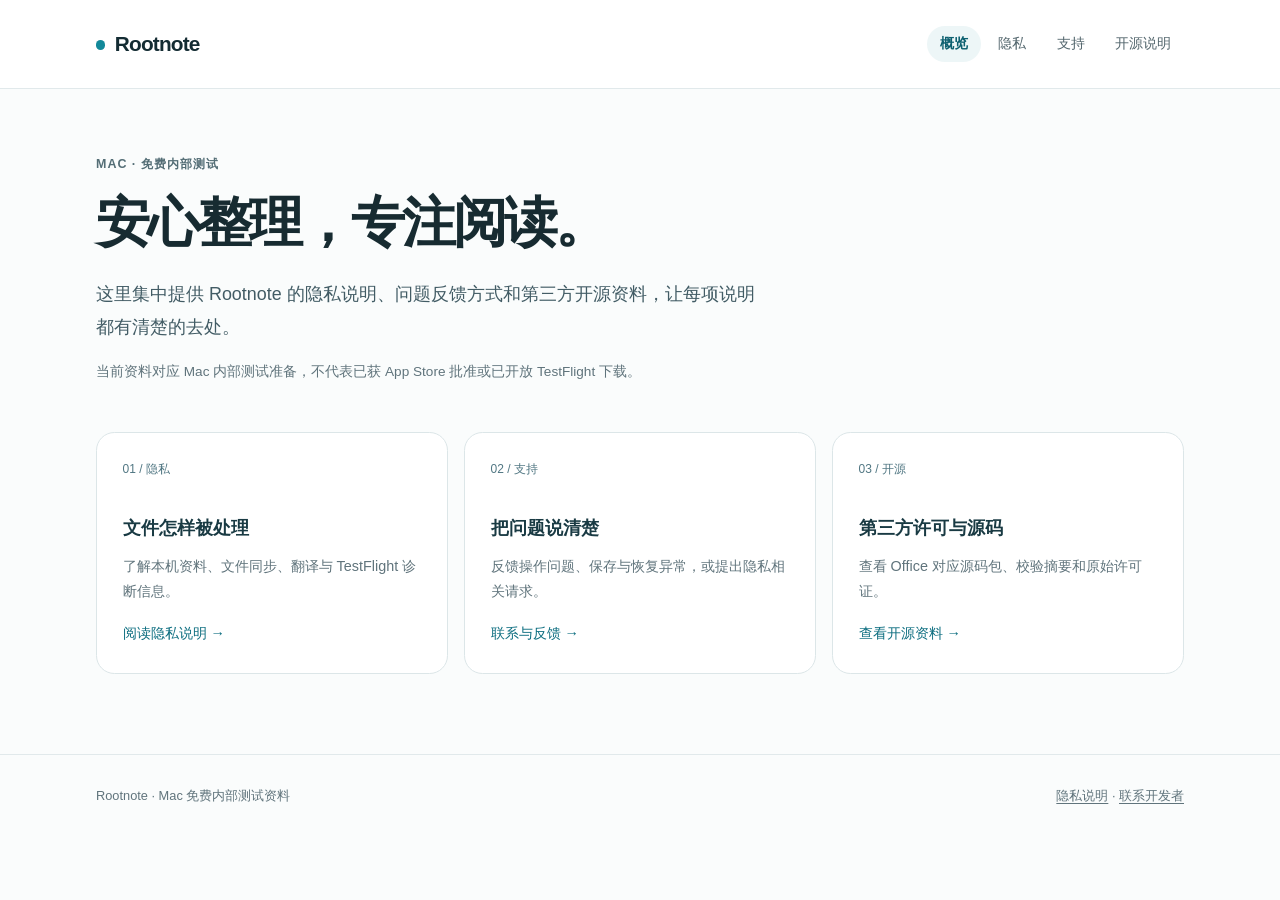
<file: index.html>
<!doctype html>
<html lang="zh-Hans"><head><meta charset="utf-8"><meta name="viewport" content="width=device-width,initial-scale=1"><meta name="description" content="Rootnote Mac 免费内部测试的隐私、支持与第三方开源资料。"><meta name="referrer" content="strict-origin-when-cross-origin"><title>测试支持 · Rootnote</title><link rel="stylesheet" href="styles.css"></head>
<body><a class="skip" href="#main">跳到正文</a><header><div class="shell header-row"><a class="brand" href="index.html"><i aria-hidden="true"></i>Rootnote</a><nav aria-label="主要导航"><a href="index.html" aria-current="page">概览</a><a href="privacy.html">隐私</a><a href="support.html">支持</a><a href="open-source.html">开源说明</a></nav></div></header>
<main id="main" class="shell"><p class="eyebrow">MAC · 免费内部测试</p><h1>安心整理，专注阅读。</h1><p class="lead">这里集中提供 Rootnote 的隐私说明、问题反馈方式和第三方开源资料，让每项说明都有清楚的去处。</p><p class="meta">当前资料对应 Mac 内部测试准备，不代表已获 App Store 批准或已开放 TestFlight 下载。</p><div class="cards"><a class="card" href="privacy.html"><span class="n">01 / 隐私</span><strong>文件怎样被处理</strong><p>了解本机资料、文件同步、翻译与 TestFlight 诊断信息。</p><span class="go">阅读隐私说明 →</span></a><a class="card" href="support.html"><span class="n">02 / 支持</span><strong>把问题说清楚</strong><p>反馈操作问题、保存与恢复异常，或提出隐私相关请求。</p><span class="go">联系与反馈 →</span></a><a class="card" href="open-source.html"><span class="n">03 / 开源</span><strong>第三方许可与源码</strong><p>查看 Office 对应源码包、校验摘要和原始许可证。</p><span class="go">查看开源资料 →</span></a></div></main>
<footer><div class="shell footer-row"><p>Rootnote · Mac 免费内部测试资料</p><p><a href="privacy.html">隐私说明</a> · <a href="mailto:1417771997@qq.com">联系开发者</a></p></div></footer></body></html>
</file>
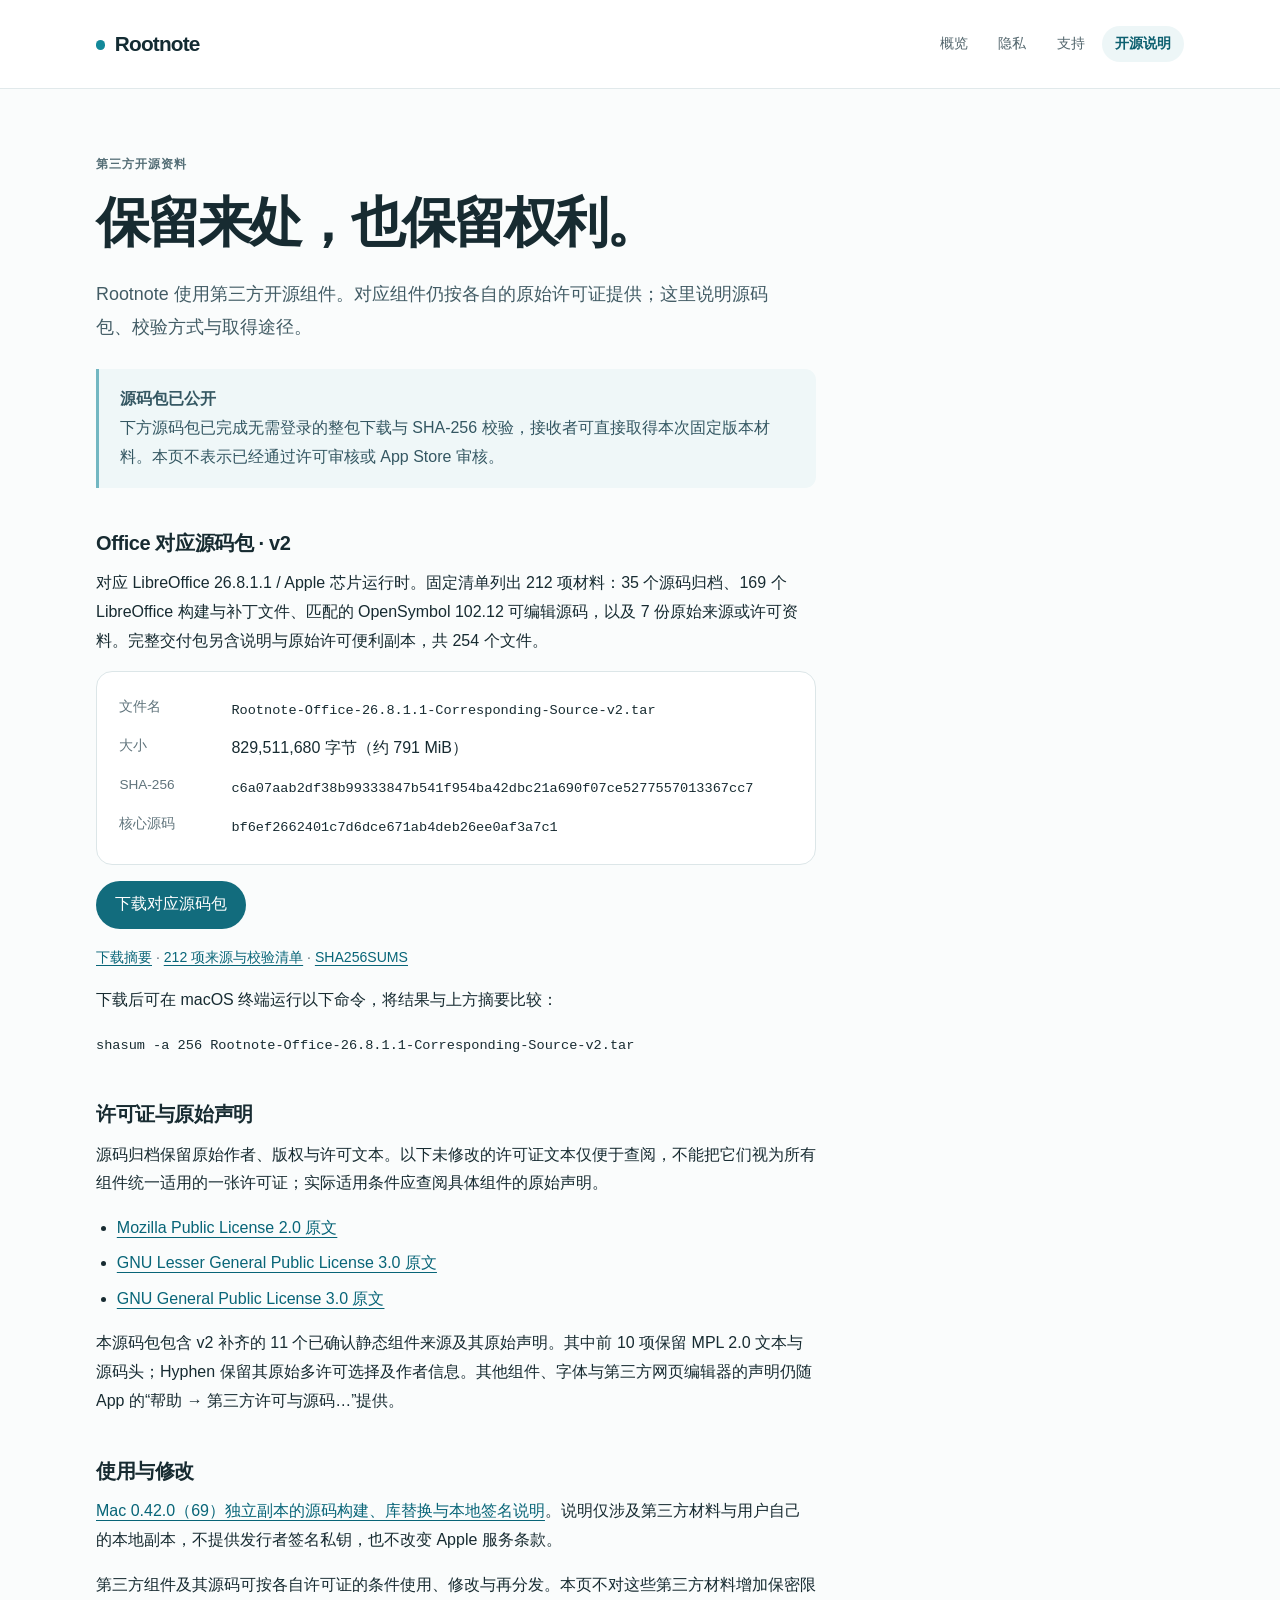
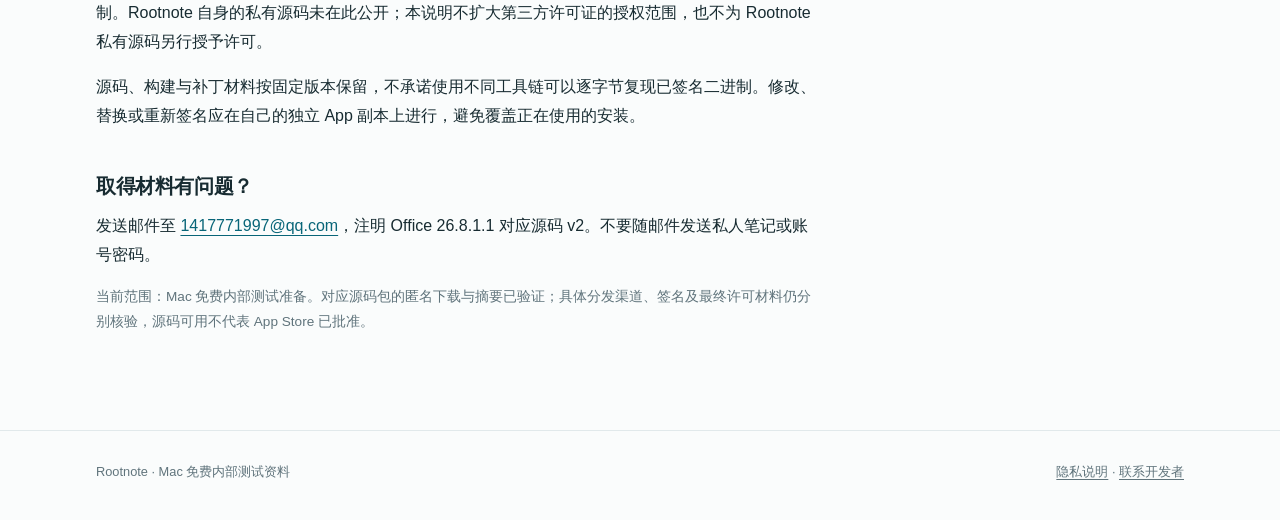
<file: open-source.html>
<!doctype html>
<html lang="zh-Hans"><head><meta charset="utf-8"><meta name="viewport" content="width=device-width,initial-scale=1"><meta name="description" content="Rootnote Office 对应源码 v2 的原始许可、来源清单和 SHA-256 校验。"><meta name="referrer" content="strict-origin-when-cross-origin"><title>第三方许可与源码 · Rootnote</title><link rel="stylesheet" href="styles.css"></head>
<body><a class="skip" href="#main">跳到正文</a><header><div class="shell header-row"><a class="brand" href="index.html"><i aria-hidden="true"></i>Rootnote</a><nav aria-label="主要导航"><a href="index.html">概览</a><a href="privacy.html">隐私</a><a href="support.html">支持</a><a href="open-source.html" aria-current="page">开源说明</a></nav></div></header>
<main id="main" class="shell"><div class="copy"><p class="eyebrow">第三方开源资料</p><h1>保留来处，也保留权利。</h1><p class="lead">Rootnote 使用第三方开源组件。对应组件仍按各自的原始许可证提供；这里说明源码包、校验方式与取得途径。</p><div class="notice"><strong>源码包已公开</strong><br>下方源码包已完成无需登录的整包下载与 SHA-256 校验，接收者可直接取得本次固定版本材料。本页不表示已经通过许可审核或 App Store 审核。</div><h2>Office 对应源码包 · v2</h2><p>对应 LibreOffice 26.8.1.1 / Apple 芯片运行时。固定清单列出 212 项材料：35 个源码归档、169 个 LibreOffice 构建与补丁文件、匹配的 OpenSymbol 102.12 可编辑源码，以及 7 份原始来源或许可资料。完整交付包另含说明与原始许可便利副本，共 254 个文件。</p><dl class="facts"><dt>文件名</dt><dd><code>Rootnote-Office-26.8.1.1-Corresponding-Source-v2.tar</code></dd><dt>大小</dt><dd>829,511,680 字节（约 791 MiB）</dd><dt>SHA-256</dt><dd><code>c6a07aab2df38b99333847b541f954ba42dbc21a690f07ce5277557013367cc7</code></dd><dt>核心源码</dt><dd><code>bf6ef2662401c7d6dce671ab4deb26ee0af3a7c1</code></dd></dl><p><a class="download" href="https://github.com/JohnnyTang0609/rootnote-support/releases/download/office-26.8.1.1-sources-v2/Rootnote-Office-26.8.1.1-Corresponding-Source-v2.tar">下载对应源码包</a></p><p class="small"><a href="source-package-v2.json">下载摘要</a> · <a href="source-manifest-v2.json">212 项来源与校验清单</a> · <a href="SHA256SUMS.txt">SHA256SUMS</a></p><p>下载后可在 macOS 终端运行以下命令，将结果与上方摘要比较：</p><pre><code>shasum -a 256 Rootnote-Office-26.8.1.1-Corresponding-Source-v2.tar</code></pre><h2>许可证与原始声明</h2><p>源码归档保留原始作者、版权与许可文本。以下未修改的许可证文本仅便于查阅，不能把它们视为所有组件统一适用的一张许可证；实际适用条件应查阅具体组件的原始声明。</p><ul><li><a href="licenses/COPYING.MPL2.txt">Mozilla Public License 2.0 原文</a></li><li><a href="licenses/COPYING.LGPL3.txt">GNU Lesser General Public License 3.0 原文</a></li><li><a href="licenses/COPYING.GPL3.txt">GNU General Public License 3.0 原文</a></li></ul><p>本源码包包含 v2 补齐的 11 个已确认静态组件来源及其原始声明。其中前 10 项保留 MPL 2.0 文本与源码头；Hyphen 保留其原始多许可选择及作者信息。其他组件、字体与第三方网页编辑器的声明仍随 App 的“帮助 → 第三方许可与源码…”提供。</p><h2>使用与修改</h2>
<p><a href="office-local-modification-70.txt">Mac 0.42.0（69）独立副本的源码构建、库替换与本地签名说明</a>。说明仅涉及第三方材料与用户自己的本地副本，不提供发行者签名私钥，也不改变 Apple 服务条款。</p><p>第三方组件及其源码可按各自许可证的条件使用、修改与再分发。本页不对这些第三方材料增加保密限制。Rootnote 自身的私有源码未在此公开；本说明不扩大第三方许可证的授权范围，也不为 Rootnote 私有源码另行授予许可。</p><p>源码、构建与补丁材料按固定版本保留，不承诺使用不同工具链可以逐字节复现已签名二进制。修改、替换或重新签名应在自己的独立 App 副本上进行，避免覆盖正在使用的安装。</p><h2>取得材料有问题？</h2><p>发送邮件至 <a href="mailto:1417771997@qq.com?subject=Rootnote%20Office%2026.8.1.1%20%E5%AF%B9%E5%BA%94%E6%BA%90%E7%A0%81%20v2">1417771997@qq.com</a>，注明 Office 26.8.1.1 对应源码 v2。不要随邮件发送私人笔记或账号密码。</p><p class="meta">当前范围：Mac 免费内部测试准备。对应源码包的匿名下载与摘要已验证；具体分发渠道、签名及最终许可材料仍分别核验，源码可用不代表 App Store 已批准。</p></div></main>
<footer><div class="shell footer-row"><p>Rootnote · Mac 免费内部测试资料</p><p><a href="privacy.html">隐私说明</a> · <a href="mailto:1417771997@qq.com">联系开发者</a></p></div></footer></body></html>
</file>
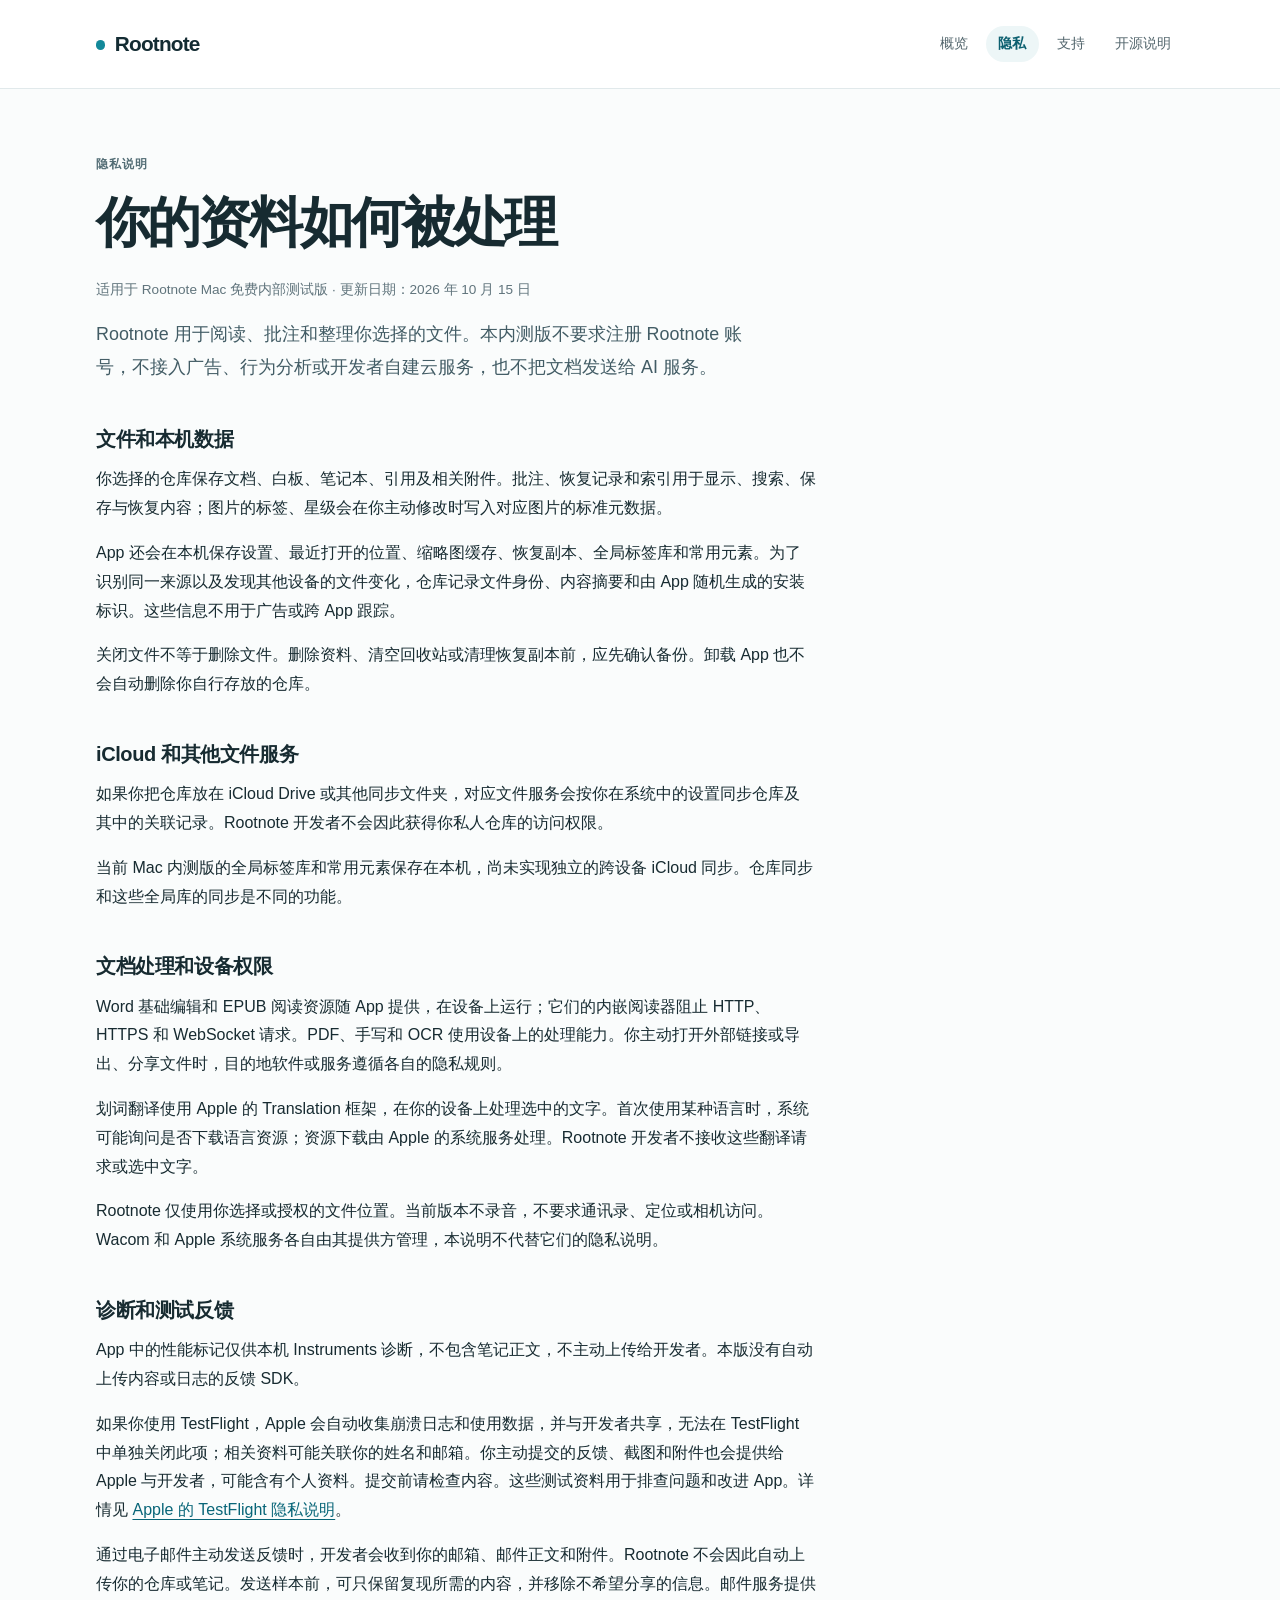
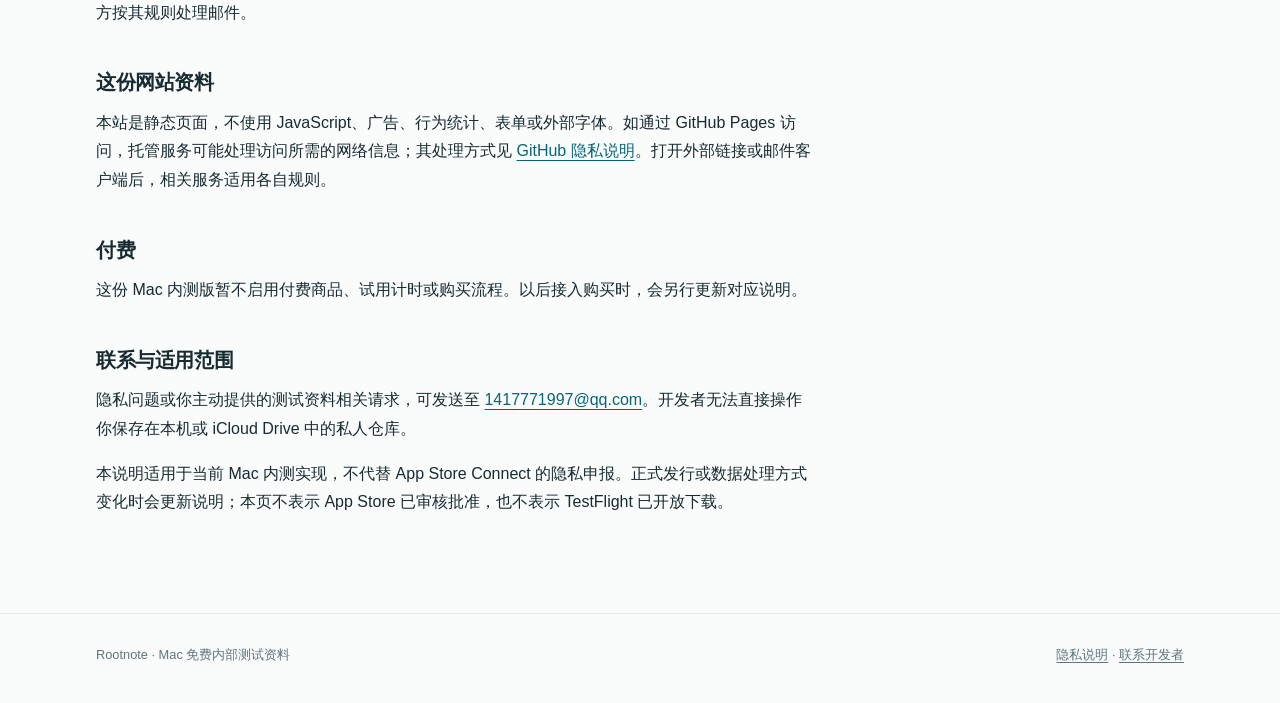
<file: privacy.html>
<!doctype html>
<html lang="zh-Hans"><head><meta charset="utf-8"><meta name="viewport" content="width=device-width,initial-scale=1"><meta name="description" content="Rootnote Mac 内测版的本机文件、iCloud、翻译、测试诊断与主动反馈说明。"><meta name="referrer" content="strict-origin-when-cross-origin"><title>隐私说明 · Rootnote</title><link rel="stylesheet" href="styles.css"></head>
<body><a class="skip" href="#main">跳到正文</a><header><div class="shell header-row"><a class="brand" href="index.html"><i aria-hidden="true"></i>Rootnote</a><nav aria-label="主要导航"><a href="index.html">概览</a><a href="privacy.html" aria-current="page">隐私</a><a href="support.html">支持</a><a href="open-source.html">开源说明</a></nav></div></header>
<main id="main" class="shell"><div class="copy"><p class="eyebrow">隐私说明</p><h1>你的资料如何被处理</h1><p class="meta">适用于 Rootnote Mac 免费内部测试版 · 更新日期：2026 年 10 月 15 日</p><p class="lead">Rootnote 用于阅读、批注和整理你选择的文件。本内测版不要求注册 Rootnote 账号，不接入广告、行为分析或开发者自建云服务，也不把文档发送给 AI 服务。</p>
<h2>文件和本机数据</h2><p>你选择的仓库保存文档、白板、笔记本、引用及相关附件。批注、恢复记录和索引用于显示、搜索、保存与恢复内容；图片的标签、星级会在你主动修改时写入对应图片的标准元数据。</p><p>App 还会在本机保存设置、最近打开的位置、缩略图缓存、恢复副本、全局标签库和常用元素。为了识别同一来源以及发现其他设备的文件变化，仓库记录文件身份、内容摘要和由 App 随机生成的安装标识。这些信息不用于广告或跨 App 跟踪。</p><p>关闭文件不等于删除文件。删除资料、清空回收站或清理恢复副本前，应先确认备份。卸载 App 也不会自动删除你自行存放的仓库。</p>
<h2>iCloud 和其他文件服务</h2><p>如果你把仓库放在 iCloud Drive 或其他同步文件夹，对应文件服务会按你在系统中的设置同步仓库及其中的关联记录。Rootnote 开发者不会因此获得你私人仓库的访问权限。</p><p>当前 Mac 内测版的全局标签库和常用元素保存在本机，尚未实现独立的跨设备 iCloud 同步。仓库同步和这些全局库的同步是不同的功能。</p>
<h2>文档处理和设备权限</h2><p>Word 基础编辑和 EPUB 阅读资源随 App 提供，在设备上运行；它们的内嵌阅读器阻止 HTTP、HTTPS 和 WebSocket 请求。PDF、手写和 OCR 使用设备上的处理能力。你主动打开外部链接或导出、分享文件时，目的地软件或服务遵循各自的隐私规则。</p><p>划词翻译使用 Apple 的 Translation 框架，在你的设备上处理选中的文字。首次使用某种语言时，系统可能询问是否下载语言资源；资源下载由 Apple 的系统服务处理。Rootnote 开发者不接收这些翻译请求或选中文字。</p><p>Rootnote 仅使用你选择或授权的文件位置。当前版本不录音，不要求通讯录、定位或相机访问。Wacom 和 Apple 系统服务各自由其提供方管理，本说明不代替它们的隐私说明。</p>
<h2>诊断和测试反馈</h2><p>App 中的性能标记仅供本机 Instruments 诊断，不包含笔记正文，不主动上传给开发者。本版没有自动上传内容或日志的反馈 SDK。</p><p>如果你使用 TestFlight，Apple 会自动收集崩溃日志和使用数据，并与开发者共享，无法在 TestFlight 中单独关闭此项；相关资料可能关联你的姓名和邮箱。你主动提交的反馈、截图和附件也会提供给 Apple 与开发者，可能含有个人资料。提交前请检查内容。这些测试资料用于排查问题和改进 App。详情见 <a href="https://www.apple.com/legal/privacy/data/en/test-flight/">Apple 的 TestFlight 隐私说明</a>。</p><p>通过电子邮件主动发送反馈时，开发者会收到你的邮箱、邮件正文和附件。Rootnote 不会因此自动上传你的仓库或笔记。发送样本前，可只保留复现所需的内容，并移除不希望分享的信息。邮件服务提供方按其规则处理邮件。</p>
<h2>这份网站资料</h2><p>本站是静态页面，不使用 JavaScript、广告、行为统计、表单或外部字体。如通过 GitHub Pages 访问，托管服务可能处理访问所需的网络信息；其处理方式见 <a href="https://docs.github.com/en/site-policy/privacy-policies/github-general-privacy-statement">GitHub 隐私说明</a>。打开外部链接或邮件客户端后，相关服务适用各自规则。</p>
<h2>付费</h2><p>这份 Mac 内测版暂不启用付费商品、试用计时或购买流程。以后接入购买时，会另行更新对应说明。</p>
<h2>联系与适用范围</h2><p>隐私问题或你主动提供的测试资料相关请求，可发送至 <a href="mailto:1417771997@qq.com">1417771997@qq.com</a>。开发者无法直接操作你保存在本机或 iCloud Drive 中的私人仓库。</p><p>本说明适用于当前 Mac 内测实现，不代替 App Store Connect 的隐私申报。正式发行或数据处理方式变化时会更新说明；本页不表示 App Store 已审核批准，也不表示 TestFlight 已开放下载。</p></div></main>
<footer><div class="shell footer-row"><p>Rootnote · Mac 免费内部测试资料</p><p><a href="privacy.html">隐私说明</a> · <a href="mailto:1417771997@qq.com">联系开发者</a></p></div></footer></body></html>
</file>
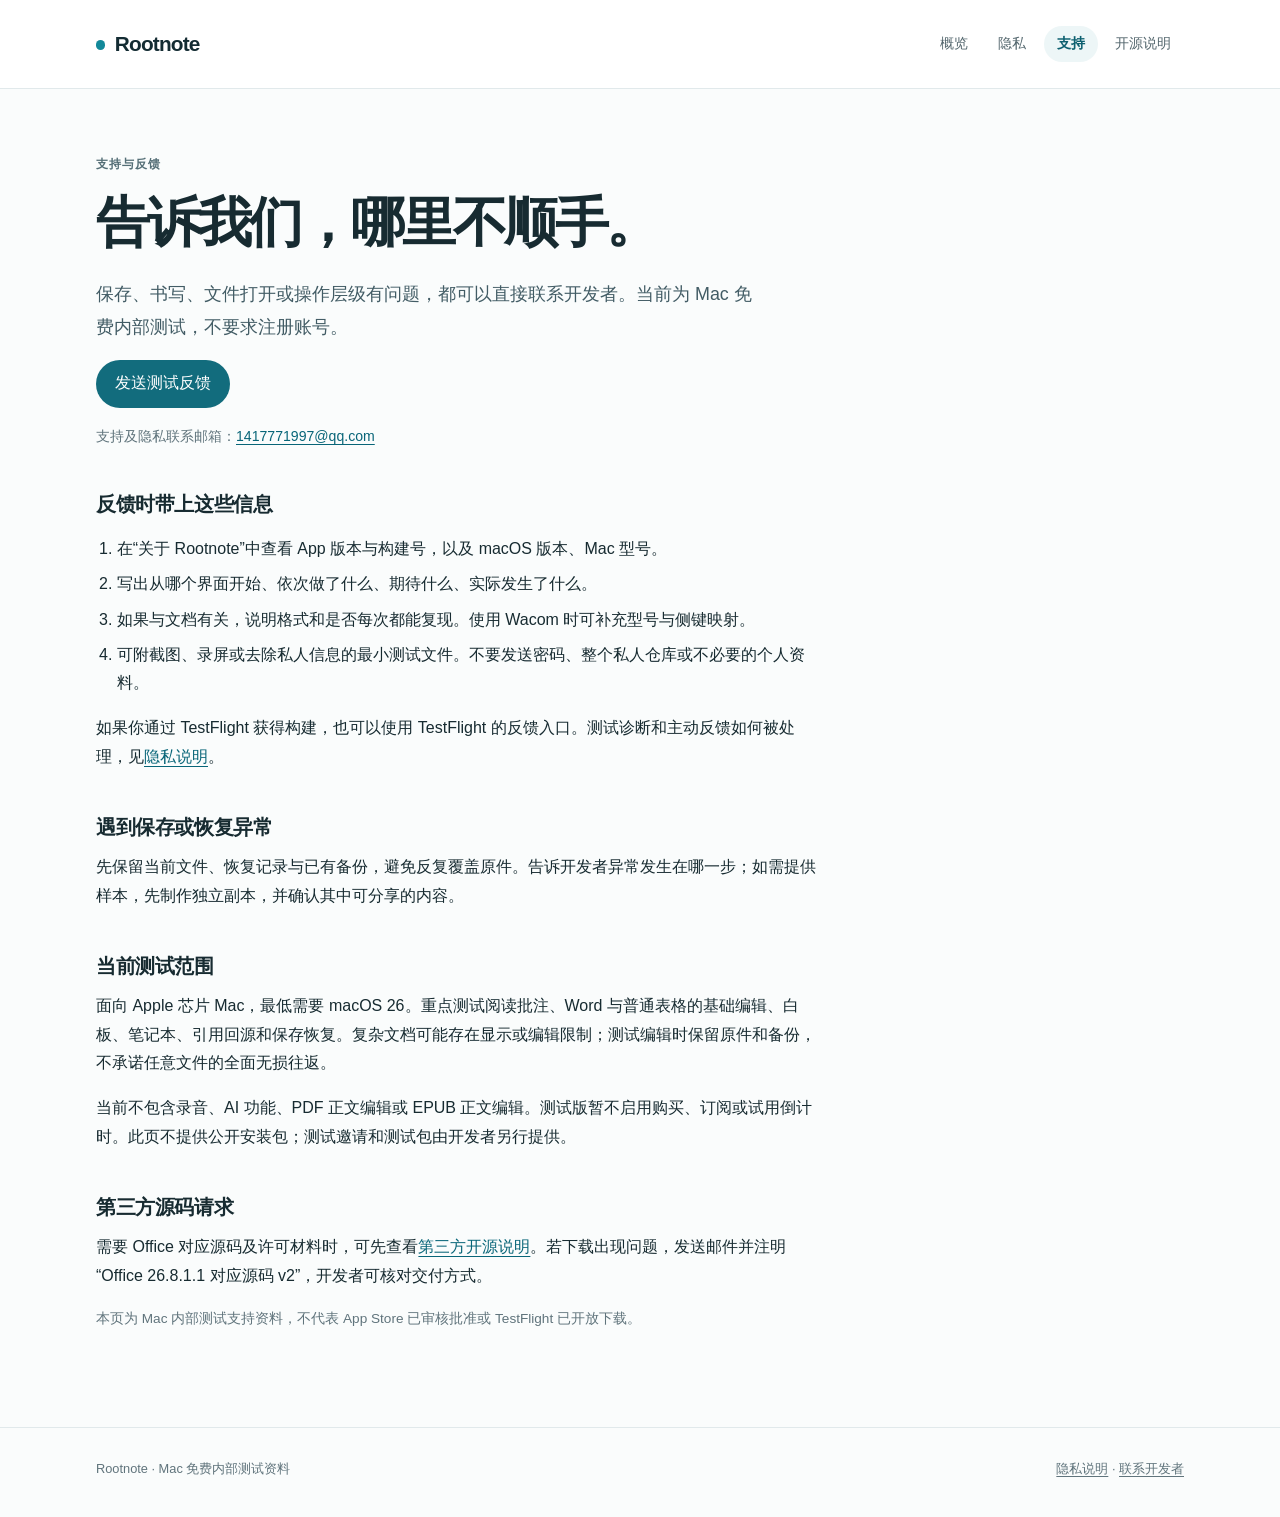
<file: support.html>
<!doctype html>
<html lang="zh-Hans"><head><meta charset="utf-8"><meta name="viewport" content="width=device-width,initial-scale=1"><meta name="description" content="Rootnote Mac 内测问题反馈、保存异常帮助和源码材料联系渠道。"><meta name="referrer" content="strict-origin-when-cross-origin"><title>支持与反馈 · Rootnote</title><link rel="stylesheet" href="styles.css"></head>
<body><a class="skip" href="#main">跳到正文</a><header><div class="shell header-row"><a class="brand" href="index.html"><i aria-hidden="true"></i>Rootnote</a><nav aria-label="主要导航"><a href="index.html">概览</a><a href="privacy.html">隐私</a><a href="support.html" aria-current="page">支持</a><a href="open-source.html">开源说明</a></nav></div></header>
<main id="main" class="shell"><div class="copy"><p class="eyebrow">支持与反馈</p><h1>告诉我们，哪里不顺手。</h1><p class="lead">保存、书写、文件打开或操作层级有问题，都可以直接联系开发者。当前为 Mac 免费内部测试，不要求注册账号。</p><p><a class="download" href="mailto:1417771997@qq.com?subject=Rootnote%20Mac%20%E6%B5%8B%E8%AF%95%E5%8F%8D%E9%A6%88">发送测试反馈</a></p><p class="small">支持及隐私联系邮箱：<a href="mailto:1417771997@qq.com">1417771997@qq.com</a></p><h2>反馈时带上这些信息</h2><ol><li>在“关于 Rootnote”中查看 App 版本与构建号，以及 macOS 版本、Mac 型号。</li><li>写出从哪个界面开始、依次做了什么、期待什么、实际发生了什么。</li><li>如果与文档有关，说明格式和是否每次都能复现。使用 Wacom 时可补充型号与侧键映射。</li><li>可附截图、录屏或去除私人信息的最小测试文件。不要发送密码、整个私人仓库或不必要的个人资料。</li></ol><p>如果你通过 TestFlight 获得构建，也可以使用 TestFlight 的反馈入口。测试诊断和主动反馈如何被处理，见<a href="privacy.html#main">隐私说明</a>。</p><h2>遇到保存或恢复异常</h2><p>先保留当前文件、恢复记录与已有备份，避免反复覆盖原件。告诉开发者异常发生在哪一步；如需提供样本，先制作独立副本，并确认其中可分享的内容。</p><h2>当前测试范围</h2><p>面向 Apple 芯片 Mac，最低需要 macOS 26。重点测试阅读批注、Word 与普通表格的基础编辑、白板、笔记本、引用回源和保存恢复。复杂文档可能存在显示或编辑限制；测试编辑时保留原件和备份，不承诺任意文件的全面无损往返。</p><p>当前不包含录音、AI 功能、PDF 正文编辑或 EPUB 正文编辑。测试版暂不启用购买、订阅或试用倒计时。此页不提供公开安装包；测试邀请和测试包由开发者另行提供。</p><h2>第三方源码请求</h2><p>需要 Office 对应源码及许可材料时，可先查看<a href="open-source.html">第三方开源说明</a>。若下载出现问题，发送邮件并注明“Office 26.8.1.1 对应源码 v2”，开发者可核对交付方式。</p><p class="meta">本页为 Mac 内部测试支持资料，不代表 App Store 已审核批准或 TestFlight 已开放下载。</p></div></main>
<footer><div class="shell footer-row"><p>Rootnote · Mac 免费内部测试资料</p><p><a href="privacy.html">隐私说明</a> · <a href="mailto:1417771997@qq.com">联系开发者</a></p></div></footer></body></html>
</file>
<file: styles.css>
*{box-sizing:border-box}html{color-scheme:light;scroll-padding-top:1rem}body{margin:0;background:#fafcfc;color:#172b31;font-family:-apple-system,BlinkMacSystemFont,"Segoe UI",sans-serif;font-size:1rem;line-height:1.8;-webkit-font-smoothing:antialiased}a{color:#086578;text-underline-offset:.22em;text-decoration-thickness:.07em}a:hover{color:#064858}a:focus-visible{outline:3px solid #0c8297;outline-offset:5px;border-radius:3px}.skip{position:absolute;top:-5rem;left:1rem;background:white;padding:.5rem 1rem;z-index:2}.skip:focus{top:1rem}.shell{width:min(100% - 3rem,68rem);margin-inline:auto}header{border-bottom:1px solid #e1e9eb;background:#fff}.header-row{min-height:5.5rem;display:flex;align-items:center;justify-content:space-between;gap:1.5rem;flex-wrap:wrap;padding-block:1rem}.brand{font-size:1.3rem;letter-spacing:-.04em;font-weight:650;text-decoration:none;color:#142c33}.brand i{display:inline-block;width:.58rem;height:.58rem;margin-right:.6rem;border-radius:50%;background:#13899a;vertical-align:.08em}nav{display:flex;gap:.3rem;flex-wrap:wrap}nav a{padding:.3rem .8rem;text-decoration:none;border-radius:2rem;color:#53666d;font-size:.9rem}nav a[aria-current=page]{background:#edf6f7;color:#0d6070;font-weight:600}main{padding-block:4rem 5rem}.eyebrow{font-size:.78rem;letter-spacing:.08em;color:#546e76;font-weight:600;margin:0 0 .9rem}h1{font-size:clamp(2.2rem,5vw,3.4rem);line-height:1.2;letter-spacing:-.055em;font-weight:650;margin:0 0 1.4rem}h2{font-size:1.25rem;line-height:1.5;letter-spacing:-.02em;margin:2.5rem 0 .7rem}h3{font-size:1rem;margin:1.6rem 0 .4rem}p{margin:.6rem 0 1rem}.lead{font-size:1.12rem;line-height:1.85;color:#425c65;max-width:42rem}.copy{max-width:45rem}.meta{font-size:.85rem;color:#60747c}.notice{padding:1rem 1.3rem;border-left:3px solid #72b7c2;background:#eff7f8;border-radius:0 .7rem .7rem 0;margin:1.6rem 0;color:#345762}.cards{display:grid;grid-template-columns:repeat(3,minmax(0,1fr));gap:1rem;margin-top:3rem}.card{display:flex;flex-direction:column;background:#fff;border:1px solid #dce6e8;border-radius:1.15rem;padding:1.6rem;text-decoration:none;color:#193a43}.card .n{font-size:.75rem;color:#517783;margin-bottom:2rem}.card strong{font-size:1.12rem;font-weight:600}.card p{font-size:.9rem;color:#60747c;margin-top:.55rem}.card .go{margin-top:auto;color:#0d6e80;font-size:.9rem}ul,ol{padding-left:1.3rem}li{margin:.4rem 0}code{font-family:ui-monospace,SFMono-Regular,Menlo,monospace;font-size:.85em;overflow-wrap:anywhere}pre{white-space:pre-wrap;overflow-wrap:anywhere;margin:0}dl.facts{display:grid;grid-template-columns:6rem minmax(0,1fr);gap:.65rem 1rem;background:#fff;border:1px solid #dce6e8;border-radius:1rem;padding:1.4rem}dt{color:#60747c;font-size:.85rem}dd{margin:0;overflow-wrap:anywhere}.download{display:inline-block;padding:.6rem 1.2rem;border-radius:2rem;background:#126c7d;color:white;font-weight:550;text-decoration:none}.download:hover{background:#0b5362;color:white}.small{font-size:.88rem;color:#60747c}.rule{border:0;border-top:1px solid #e1e9eb;margin:2.5rem 0}footer{border-top:1px solid #e1e9eb;padding-block:1.8rem 2.3rem;color:#60747c;font-size:.8rem}.footer-row{display:flex;justify-content:space-between;gap:1rem;flex-wrap:wrap}footer p{margin:0}footer a{color:inherit}::selection{background:#cfebef}@media(max-width:45rem){.shell{width:min(100% - 2rem,68rem)}main{padding-block:2.5rem 3.5rem}.cards{grid-template-columns:1fr;margin-top:2rem}.card .n{margin-bottom:1rem}.header-row{gap:.6rem}nav a{padding:.3rem .65rem}dl.facts{grid-template-columns:1fr;gap:.15rem}dd{margin-bottom:.75rem}}@media(prefers-contrast:more){body{color:#000}a{color:#004754}.lead,.meta,.small,.eyebrow,nav a,dt,footer,.card p{color:#263e47}.card,dl.facts,header,footer{border-color:#7a969e}.notice{border-left-color:#145566}}@media(forced-colors:active){.brand i{background:CanvasText}.card,.notice,dl.facts{border:1px solid CanvasText}nav a[aria-current=page]{outline:1px solid CanvasText}.download{border:1px solid LinkText}}
</file>
